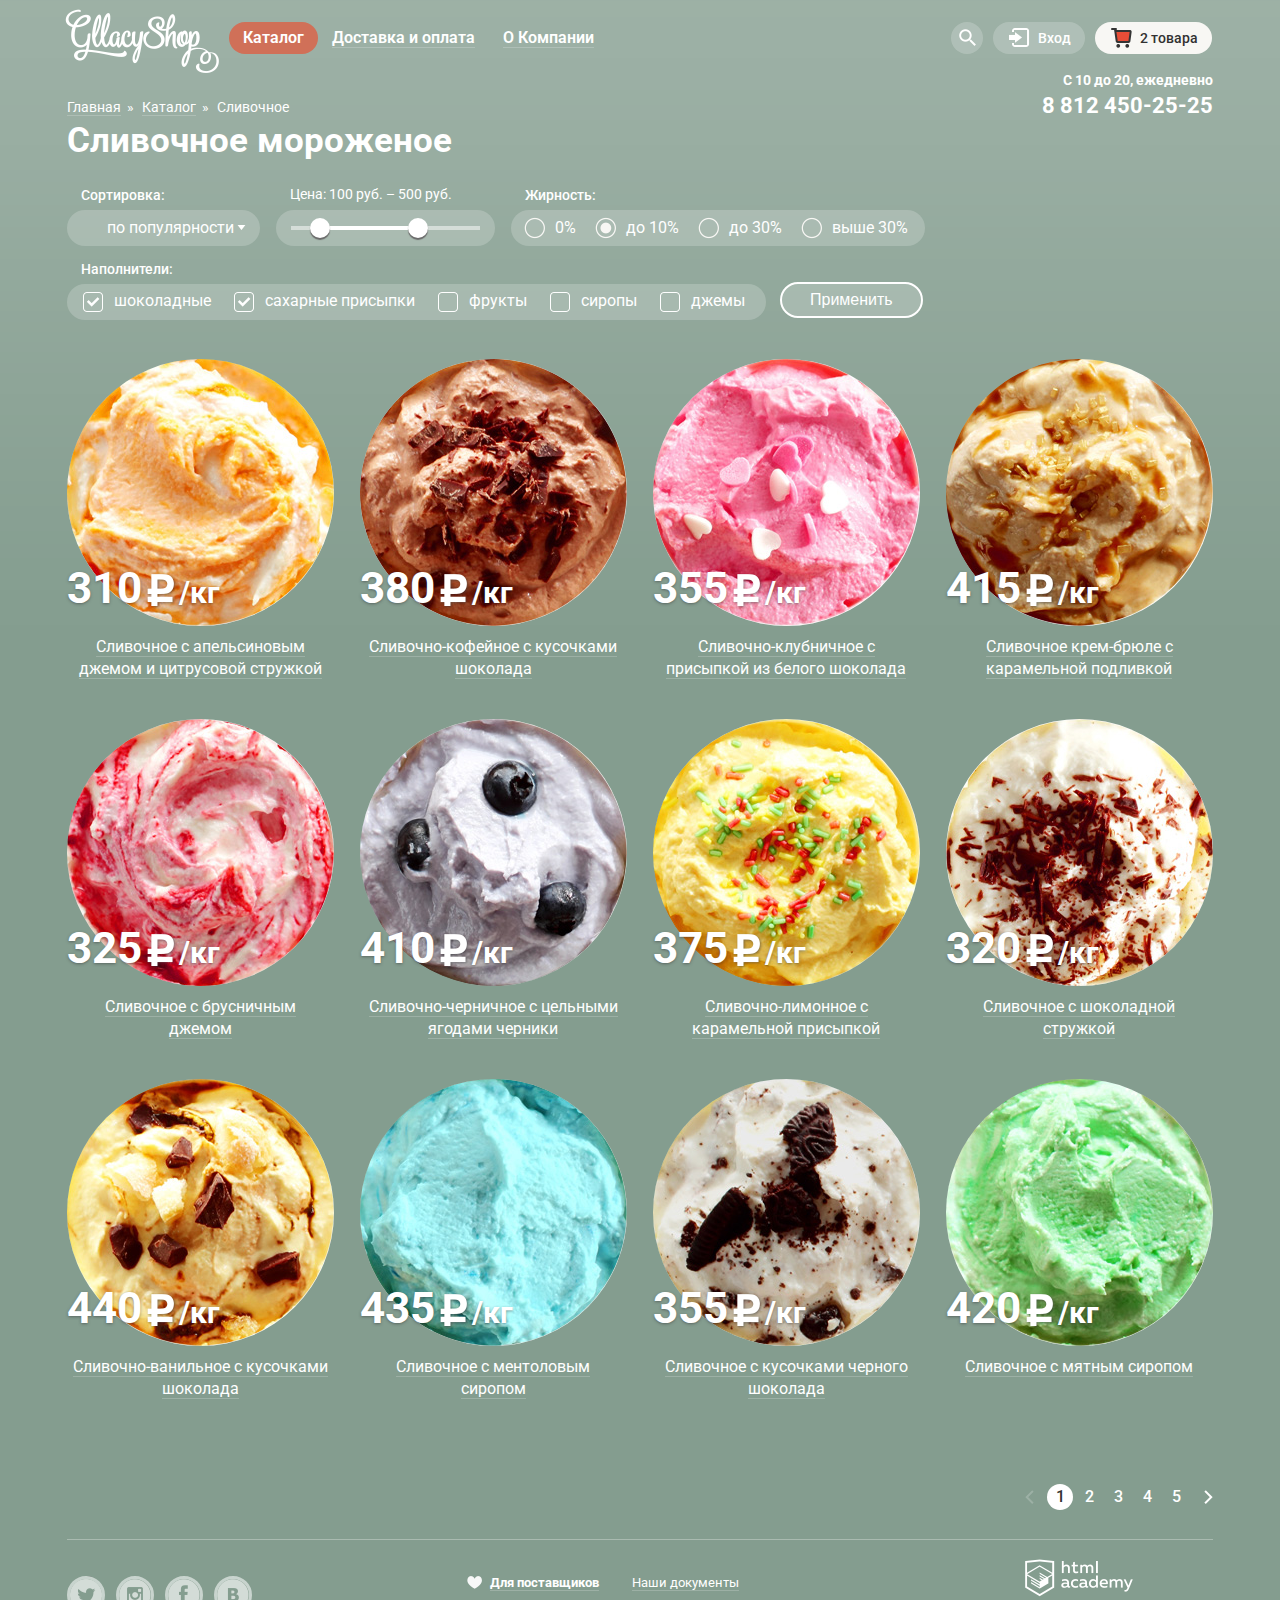
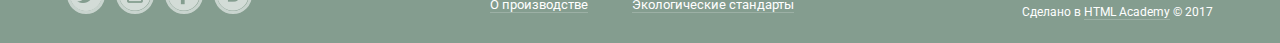
<file: catalog.html>
﻿<!DOCTYPE html>
<html lang="ru">
	<head>
		<meta charset="utf-8">
		<title>Сливочное мороженое</title>
		<link href="https://fonts.googleapis.com/css?family=Roboto:400,500,700&amp;subset=cyrillic" rel="stylesheet">
		<link href="css/normalize.css" rel="stylesheet">
		<link href="css/style.min.css" rel="stylesheet">
	</head>
	<body>
		<div class="site-wrapper">
			<div class="content-wrapper">
				<header class="main-header container clearfix">
					<nav class="main-nav">
						<a class="header-logo" href="index.html"><img src="img/logo-gllacy.png" width="154" height="64" alt="Gllacy Shop"></a>
						<ul class="nav-list">
							<li class="nav-item current">
								<a class="nav-link" href="#">Каталог</a>
								<ul class="dropdown-list">
									<li class="dropdown-item">
										<a class="dropdown-link" href="#">Новинки</a>
									</li>
									<li class="dropdown-item current">
										<a class="dropdown-link">Сливочное</a>
									</li>
									<li class="dropdown-item">
										<a class="dropdown-link" href="#">Щербеты</a>
									</li>
									<li class="dropdown-item">
										<a class="dropdown-link" href="#">Фруктовый лед</a>
									</li>
									<li class="dropdown-item">
										<a class="dropdown-link" href="#">Мелорин</a>
									</li>
								</ul>
							</li>
							<li class="nav-item">
								<a class="nav-link" href="#">Доставка и оплата</a>
							</li>
							<li class="nav-item">
								<a class="nav-link" href="#">О Компании</a>
							</li>
						</ul>
					</nav>
					<div class="user-block">
						<div class="user-item user-search">
							<a class="view-hidden" href="#">Поиск</a>
							<div class="hidden-block">
								<form class="hidden-form" action="https://echo.htmlacademy.ru" method="get">
									<input class="hidden-input" type="text" name="search-text" value="" placeholder="Что ищем?">
								</form>
							</div>
						</div>
						<div class="user-item user-login">
							<a class="view-hidden" href="#">Вход</a>
							<div class="hidden-block clearfix">
								<form class="hidden-form" action="https://echo.htmlacademy.ru" method="post">
									<input class="hidden-input" type="email" name="login-email" value="" placeholder="Электронная почта">
									<input class="hidden-input" type="password" name="login-pass" value="" placeholder="Пароль">
									<button class="btn" type="submit">Войти</button>
									<div class="hidden-links">
										<a class="hidden-link link-dark" href="#">Забыли пароль?</a>
										<a class="hidden-link link-dark" href="#">Новая регистрация</a>
									</div>
								</form>
							</div>
						</div>
						<div class="user-item user-cart cart-full">
							<a class="view-hidden" href="#">2 товара</a>
								<div class="hidden-block clearfix">
									<table class="hidden-table">
										<tr class="table-item">
											<td>
												<button class="btn-delete" type="button">Удалить</button>
											</td>
											<td>
												<img class="table-image" src="img/preview/orange-jam.jpg" width="33" height="33" alt="HTML Academy">
											</td>
											<td>
												<p class="table-name">Пломбир с апельсиновым джемом</p>
											</td>
											<td>
												<p class="table-count">1,5 кг x <span class="price-per-unit">200 руб.</span></p>
											</td>
											<td>
												<p class="table-price">300 руб.</p>
											</td>
										</tr>
										<tr class="table-item">
											<td>
												<button class="btn-delete" type="button">Удалить</button>
											</td>
											<td>
												<img class="table-image" src="img/preview/strawberry.jpg" width="33" height="33" alt="HTML Academy">
											</td>
											<td>
												<p class="table-name">Клубничный пломбир с присыпкой из белого шоколада</p>
											</td>
											<td>
												<p class="table-count">1,5 кг x <span class="price-per-unit">300 руб.</span></p>
											</td>
											<td>
												<p class="table-price">450 руб.</p>
											</td>
										</tr>
									</table>
									<p class="summary">Итого: 750 руб.</p>
									<a class="btn" href="#">Оформить заказ</a>
								</div>
						</div>
					</div>
					<div class="breadcrumbs">
						<ul class="breadcrumbs-list">
							<li class="breadcrumbs-item">
								<a class="breadcrumbs-link link-light" href="index.html">Главная</a>
							</li>
							<li class="breadcrumbs-item">
								<a class="breadcrumbs-link link-light" href="#">Каталог</a>
							</li>
							<li class="breadcrumbs-item current">
								<a class="breadcrumbs-link">Сливочное</a>
							</li>
						</ul>
					</div>
					<div class="info">
						<span class="time">С 10 до 20, ежедневно</span><br>
						<a class="phone" href="tel:+78124502525">8 812 450-25-25</a>
					</div>
				</header>
				<main class="container">
					<div class="page-title">
						<h1 class="title-text">Сливочное мороженое</h1>
					</div>
					<form class="catalog-filters" action="https://echo.htmlacademy.ru" method="get">
						<fieldset class="filter-group sort">
							<legend class="filter-name">Сортировка:</legend>
							<div class="filter-sort">
								<select name="sort">
									<option value="popular">по популярности</option>
									<option value="price-increase">сначала недорогие</option>
									<option value="price-decrease">сначала дорогие</option>
									<option value="fat-content">по жирности</option>
								</select>
							</div>
						</fieldset>
						<fieldset class="filter-group range">
							<span class="price-controls">Цена: 100 руб. – 500 руб.</span>
							<div class="range-controls">
								<div class="scale">
									<div class="bar"></div>
								</div>
								<div class="toggle toggle-min"></div>
								<div class="toggle toggle-max"></div>
							</div>
						</fieldset>
						<fieldset class="filter-group radio">
							<legend class="filter-name">Жирность:</legend>
							<ul class="filter-list">
								<li class="filter-item">
									<input id="0" type="radio" name="fat-content" value="0" hidden>
									<label for="0">0%</label>
								</li>
								<li class="filter-item">
									<input id="less-10" type="radio" name="fat-content" value="less-10" checked hidden>
									<label for="less-10">до 10%</label>
								</li>
								<li class="filter-item">
									<input id="less-30" type="radio" name="fat-content" value="less-30" hidden>
									<label for="less-30">до 30%</label>
								</li>
								<li class="filter-item">
									<input id="30-more" type="radio" name="fat-content" value="30-more" hidden>
									<label for="30-more">выше 30%</label>
								</li>
							</ul>
						</fieldset>
						<fieldset class="filter-group checkbox">
							<legend class="filter-name">Наполнители:</legend>
							<ul class="filter-list">
								<li class="filter-item">
									<input id="chocolate" type="checkbox" name="fillers" value="chocolate" checked hidden>
									<label for="chocolate">шоколадные</label>
								</li>
								<li class="filter-item">
									<input id="sugar-topping" type="checkbox" name="fillers" value="sugar-topping" checked hidden>
									<label for="sugar-topping">сахарные присыпки</label>
								</li>
								<li class="filter-item">
									<input id="fruits" type="checkbox" name="fillers" value="fruits" hidden>
									<label for="fruits">фрукты</label>
								</li>
								<li class="filter-item">
									<input id="syrups" type="checkbox" name="fillers" value="syrups" hidden>
									<label for="syrups">сиропы</label>
								</li>
								<li class="filter-item">
									<input id="jams" type="checkbox" name="fillers" value="jams" hidden>
									<label for="jams">джемы</label>
								</li>
							</ul>
						</fieldset>
						<button class="btn-filters-accept" type="submit">Применить</button>
					</form>
					<section class="catalog-items">
						<article class="item">
							<figure class="item-figure">
								<img class="item-image" src="img/products/orange-jam.jpg" width="267" height="267" alt="Сливочное с апельсиновым джемом и цитрусовой стружкой">
								<span class="item-price">310 <span class="rouble-kg">/кг</span></span>
							</figure>
							<h2 class="item-name"><a class="item-link link-light" href="#">Сливочное с апельсиновым джемом и цитрусовой стружкой</a></h2>
							<div class="btn-container"><a class="btn" href="#">Быстрый просмотр</a></div>
						</article>
						<article class="item">
							<figure class="item-figure">
								<img class="item-image" src="img/products/coffee-with-chocolate.jpg" width="267" height="267" alt="Сливочно-кофейное с кусочками шоколада">
								<span class="item-price">380 <span class="rouble-kg">/кг</span></span>
							</figure>
							<h2 class="item-name"><a class="item-link link-light" href="#">Сливочно-кофейное с кусочками шоколада</a></h2>
							<div class="btn-container"><a class="btn" href="#">Быстрый просмотр</a></div>
						</article>
						<article class="item">
							<figure class="item-figure">
								<img class="item-image" src="img/products/strawberry.jpg" width="267" height="267" alt="Сливочно-клубничное с присыпкой из белого шоколада">
								<span class="item-price">355 <span class="rouble-kg">/кг</span></span>
							</figure>
							<h2 class="item-name"><a class="item-link link-light" href="#">Сливочно-клубничное с присыпкой из белого шоколада</a></h2>
							<div class="btn-container"><a class="btn" href="#">Быстрый просмотр</a></div>
						</article>
						<article class="item">
							<figure class="item-figure">
								<img class="item-image" src="img/products/creme-brulee.jpg" width="267" height="267" alt="Сливочное крем-брюле с карамельной подливкой">
								<span class="item-price">415 <span class="rouble-kg">/кг</span></span>
							</figure>
							<h2 class="item-name"><a class="item-link link-light" href="#">Сливочное крем-брюле с карамельной подливкой</a></h2>
							<div class="btn-container"><a class="btn" href="#">Быстрый просмотр</a></div>
						</article>
						<article class="item">
							<figure class="item-figure">
								<img class="item-image" src="img/products/cowberry-jam.jpg" width="267" height="267" alt="Сливочное с брусничным джемом">
								<span class="item-price">325 <span class="rouble-kg">/кг</span></span>
							</figure>
							<h2 class="item-name"><a class="item-link link-light" href="#">Сливочное с брусничным джемом</a></h2>
							<div class="btn-container"><a class="btn" href="#">Быстрый просмотр</a></div>
						</article>
						<article class="item">
							<figure class="item-figure">
								<img class="item-image" src="img/products/bilberry.jpg" width="267" height="267" alt="Сливочно-черничное с цельными ягодами черники">
								<span class="item-price">410 <span class="rouble-kg">/кг</span></span>
							</figure>
							<h2 class="item-name"><a class="item-link link-light" href="#">Сливочно-черничное с цельными ягодами черники</a></h2>
							<div class="btn-container"><a class="btn" href="#">Быстрый просмотр</a></div>
						</article>
						<article class="item">
							<figure class="item-figure">
								<img class="item-image" src="img/products/lemon.jpg" width="267" height="267" alt="Сливочно-лимонное с карамельной присыпкой">
								<span class="item-price">375 <span class="rouble-kg">/кг</span></span>
							</figure>
							<h2 class="item-name"><a class="item-link link-light" href="#">Сливочно-лимонное с карамельной присыпкой</a></h2>
							<div class="btn-container"><a class="btn" href="#">Быстрый просмотр</a></div>
						</article>
						<article class="item">
							<figure class="item-figure">
								<img class="item-image" src="img/products/chocolate-shavings.jpg" width="267" height="267" alt="Сливочное с шоколадной стружкой">
								<span class="item-price">320 <span class="rouble-kg">/кг</span></span>
							</figure>
							<h2 class="item-name"><a class="item-link link-light" href="#">Сливочное с шоколадной стружкой</a></h2>
							<div class="btn-container"><a class="btn" href="#">Быстрый просмотр</a></div>
						</article>
						<article class="item">
							<figure class="item-figure">
								<img class="item-image" src="img/products/vanille-with-chocolate.jpg" width="267" height="267" alt="Сливочно-ванильное с кусочками шоколада">
								<span class="item-price">440 <span class="rouble-kg">/кг</span></span>
							</figure>
							<h2 class="item-name"><a class="item-link link-light" href="#">Сливочно-ванильное с кусочками шоколада</a></h2>
							<div class="btn-container"><a class="btn" href="#">Быстрый просмотр</a></div>
						</article>
						<article class="item">
							<figure class="item-figure">
								<img class="item-image" src="img/products/menthol-syrup.jpg" width="267" height="267" alt="Сливочное с ментоловым сиропом">
								<span class="item-price">435 <span class="rouble-kg">/кг</span></span>
							</figure>
							<h2 class="item-name"><a class="item-link link-light" href="#">Сливочное с ментоловым сиропом</a></h2>
							<div class="btn-container"><a class="btn" href="#">Быстрый просмотр</a></div>
						</article>
						<article class="item">
							<figure class="item-figure">
								<img class="item-image" src="img/products/black-chocolate.jpg" width="267" height="267" alt="Сливочное с кусочками черного шоколада">
								<span class="item-price">355 <span class="rouble-kg">/кг</span></span>
							</figure>
							<h2 class="item-name"><a class="item-link link-light" href="#">Сливочное с кусочками черного шоколада</a></h2>
							<div class="btn-container"><a class="btn" href="#">Быстрый просмотр</a></div>
						</article>
						<article class="item">
							<figure class="item-figure">
								<img class="item-image" src="img/products/mint-syrup.jpg" width="267" height="267" alt="Сливочное с мятным сиропом">
								<span class="item-price">420 <span class="rouble-kg">/кг</span></span>
							</figure>
							<h2 class="item-name"><a class="item-link link-light" href="#">Сливочное с мятным сиропом</a></h2>
							<div class="btn-container"><a class="btn" href="#">Быстрый просмотр</a></div>
						</article>
					</section>
					<div class="pagination clearfix">
						<ul class="pagination-list">
							<li class="pagination-item pagination-prev current">
								<a class="pagination-link ">Назад</a>
							</li>
							<li class="pagination-item current">
								<a class="pagination-link">1</a>
							</li>
							<li class="pagination-item">
								<a class="pagination-link" href="#">2</a>
							</li>
							<li class="pagination-item">
								<a class="pagination-link" href="#">3</a>
							</li>
							<li class="pagination-item">
								<a class="pagination-link" href="#">4</a>
							</li>
							<li class="pagination-item">
								<a class="pagination-link" href="#">5</a>
							</li>
							<li class="pagination-item pagination-next">
								<a class="pagination-link " href="#">Вперед</a>
							</li>
						</ul>
					</div>
				</main>
				<footer class="main-footer container clearfix">
					<div class="footer-socials">
						<a class="social-btn social-btn-twitter" href="#">Твиттер</a>
						<a class="social-btn social-btn-instagram" href="#">Инстаграм</a>
						<a class="social-btn social-btn-fb" href="#">Фейсбук</a>
						<a class="social-btn social-btn-vk" href="#">Вконтакте</a>
					</div>
					<div class="footer-links">
						<ul class="links-list">
							<li class="links-item">
								<a class="footer-link footer-special-link link-light" href="#">Для поставщиков</a>
							</li>
							<li class="links-item">
								<a class="footer-link link-light" href="#">Наши документы</a>
							</li>
							<li class="links-item">
								<a class="footer-link link-light" href="#">О производстве</a>
							</li>
							<li class="links-item">
								<a class="footer-link link-light" href="#">Экологические стандарты</a>
							</li>
						</ul>
					</div>
					<div class="footer-copyright">
						<img class="copyright-logo" src="img/logo-academy.png" width="108" height="38" alt="HTML Academy">
						<p class="copyright-text">Сделано в <a class="copyright-link link-light" href="#">HTML Academy</a> © 2017</p>
					</div>
				</footer>
			</div>
		</div>
	</body>
</html>
</file>
<file: css/style.min.css>
*,::after,::before{box-sizing:border-box}body,html{margin:0 auto}body{font-family:Roboto,Arial,sans-serif;font-weight:500;font-size:16px;line-height:22px;color:#fff;background-color:#849d8f}body>input[type=radio]{display:none}.content-wrapper,.site-wrapper{min-width:900px;margin-left:auto;margin-right:auto}.site-wrapper{background:url(../img/backlight.png) top center repeat-x;transition:background-image .5s ease,background-color .5s ease}.content-wrapper{max-width:1200px}.container{padding:0 2.25%}.site-wrapper::after,.site-wrapper::before{content:"";visibility:hidden}.site-wrapper::before{background-image:url(../img/slider-2.png)}.site-wrapper::after{background-image:url(../img/slider-3.png)}.clearfix::after{content:"";display:table;clear:both}.link-light:hover{color:#ffbc9e;border-bottom:1px solid rgba(255,188,158,.3)}.hidden-link.link-dark:hover{color:#e84d37;border-bottom:1px solid rgba(232,77,55,.3)}.blog-link.link-dark:hover{color:#e84d37}.main-header{color:#fff}.main-nav{float:left;min-width:560px;margin-bottom:35px}.header-logo{float:left;width:154px;height:64px;padding-top:9px;margin-right:10px;margin-left:-2px}.nav-list{margin:0;padding:22px 0 0;font-size:0;list-style:none}.nav-item{position:relative;display:inline-block;vertical-align:top;padding:7px 14px;font-weight:600;font-size:16px;line-height:18px;cursor:pointer}.nav-link{color:#fff;text-align:center;text-decoration:none;border-bottom:1px solid rgba(255,255,255,.2)}.nav-item.current{background-color:#d07058;border-radius:16px}.nav-item.current .nav-link{border-bottom:none}.nav-item:active,.nav-item:hover{border-radius:16px;background-color:#f7f6f3}.nav-item:hover .nav-link{color:#333}.nav-item:active{color:#333;background-color:#ededed;box-shadow:inset 0 2px 1px 0 #696969}.dropdown-list{position:absolute;left:-5px;z-index:1;display:none;margin:13px 0 0;padding:5px 0;width:143px;color:#333;list-style:none;border-radius:5px;background-color:#f8f7f4;box-shadow:0 20px 20px 0 rgba(0,0,0,.4)}.dropdown-list::before{content:"";display:block;position:absolute;bottom:100%;left:0;width:100%;height:6px}.dropdown-item{font-weight:400;font-size:14px;line-height:16px}.dropdown-item:first-child{margin-bottom:5px;font-weight:600}.dropdown-item:first-child::after{content:"";display:block;width:128px;height:1px;margin:4px 9px 4px 6px;background-color:rgba(53,53,53,.2)}.dropdown-link{display:block;padding:7px 20px;color:#333;text-decoration:none}.dropdown-link:hover{background-color:#fbded7}.dropdown-link:active{background-color:#f6b5a5}.nav-item:hover .dropdown-list{display:block}.dropdown-item.current .dropdown-link{background-color:#d07058}.user-block{float:right;min-width:267px;margin-top:22px;margin-bottom:45px;font-size:0}.user-item{position:relative;display:inline-block;vertical-align:top}.user-item .view-hidden{position:relative;display:block;margin:0 5px;padding:8px 0;font-weight:500;font-size:14px;line-height:16px;color:#fff;text-decoration:none;background-color:rgba(255,255,255,.2);border-radius:16px}.user-item::after{content:"";position:absolute;bottom:8px;left:13px;width:17px;height:17px;background:url(../img/sprite.png) no-repeat}.user-login::after{left:21px;bottom:7px;width:21px;height:19px;background-position:0 -100px}.user-cart.cart-empty::after,.user-cart.cart-full::after{left:21px;bottom:6px;width:21px;height:20px;background-position:0 -200px}.user-cart.cart-full::after{background-position:0 -300px}.user-item:last-child .view-hidden{margin-right:0}.user-cart.cart-full .view-hidden,.user-item:hover .view-hidden{color:#323232;background-color:#f8f7f4}.user-search:hover::after{background-position:0 -50px}.user-login:hover::after{background-position:0 -150px}.user-cart.cart-empty:hover::after{background-position:0 -250px}.user-search .view-hidden{padding-left:16px;padding-right:16px;text-indent:-9999px;background-position:0 0}.user-login .view-hidden{width:92px;padding-left:45px}.user-cart .view-hidden{width:117px;padding-left:45px}.user-item .hidden-block::before{content:"";display:block;position:absolute;bottom:100%;left:0;width:100%;height:5px}.user-item .hidden-block,.user-item .hidden-input{font-weight:400;font-size:14px;line-height:24px;color:#323232}.user-item .hidden-block{position:absolute;right:2px;z-index:1;display:none;margin:5px 0 0;box-shadow:0 20px 20px 0 rgba(0,0,0,.4);padding:20px 17px 18px 19px;background-color:#f8f7f4;border-radius:6px}.user-item .hidden-input{padding:9px 13px;font-family:Roboto,Arial,sans-serif;background-color:#fff;border-radius:5px;border:1px solid #d3d3d2}.user-item:last-child .hidden-block{right:0}.user-search .hidden-input{width:309px}.user-login .hidden-input{width:241px;margin-bottom:20px}.user-login .hidden-links{float:right;width:120px}.user-login .hidden-link{margin:0;padding:0;font-weight:400;font-size:13px;line-height:24px;color:#323232;text-decoration:none;border-bottom:1px solid rgba(50,50,50,.3)}.user-cart .empty-msg{width:250px;margin:0;padding:0}.cart-full .hidden-block{width:540px;padding:19px 11px 13px 16px}.cart-full .hidden-table{padding-bottom:10px;border-bottom:1px solid #cacac7}.cart-full .table-item{position:relative;width:100%}.table-count,.table-name,.table-price{margin:-3px 0 0;padding:0;font-weight:400;font-size:13px;line-height:16px;color:#323232}.cart-full .btn-delete{position:absolute;margin:-9px 0 0;padding:0 0 0 11px;font-size:10px;line-height:11px;text-indent:-9999px;background:url(../img/sprite.png) 0 -950px no-repeat;border:none}.cart-full .table-image{margin-top:2px;margin-bottom:5px;margin-left:20px;border-radius:50%}.cart-full .table-name{height:50px;padding-top:16px;padding-left:9px;width:240px}.cart-full .table-count{padding-left:12px;width:110px}.cart-full .price-per-unit{color:#999}.cart-full .table-price{padding-left:21px;width:86px}.cart-full .summary{display:block;width:100%;margin:14px 0 0;padding:0;font-weight:700;font-size:15px;line-height:18px;color:#323232;text-align:right}.cart-full .btn{float:right;margin-top:14px;padding:10px 15px}.user-item:hover .hidden-block{display:block}.breadcrumbs{float:left;width:48.9%;margin-right:10%}.breadcrumbs-list{margin:0;padding:0;font-size:0;list-style:none}.breadcrumbs-item{position:relative;display:inline-block;vertical-align:bottom;padding-right:21px}.breadcrumbs-item::after,.breadcrumbs-link{font-weight:400;font-size:14px;line-height:16px;color:#fff}.breadcrumbs-link{text-decoration:none;border-bottom:1px solid rgba(255,255,255,.2)}.breadcrumbs-item::after{position:absolute;top:0;right:8px;content:"»"}.breadcrumbs-item:last-child::after{display:none}.current .breadcrumbs-link{border-bottom:none}.info{float:right;width:23.3%;margin-left:10%;margin-top:-27px}.info .time{float:right;font-weight:700;font-size:14px;line-height:16px;color:#fff}.btn,.btn-large,.info .phone{font-weight:700;text-decoration:none}.info .phone{float:right;font-size:22px;line-height:24px;color:#fff}.info .phone:hover{color:#ffbc9e}.btn,.btn-large{display:inline-block;vertical-align:top;margin:0;text-align:center;border:none;cursor:pointer}.btn{background:linear-gradient(0deg,#e74a35,#f26843);padding:10px 22px;font-size:18px;line-height:24px;color:#fefefe;border-radius:23px;box-shadow:0 2px 2px 0 rgba(172,16,0,.64)}.btn:hover{background:linear-gradient(to bottom,#f58669 0%,#ec6f5e 100%);box-shadow:0 2px 2px #ac1000}.btn:active{background:linear-gradient(to bottom,#d84732 0%,#e1613e 100%);box-shadow:inset 0 2px 2px #942718}.btn-large{padding:10px 42px;font-size:32px;line-height:44px;color:#fff;text-shadow:0 2px 5px rgba(160,32,11,.76);background:linear-gradient(to bottom,#f26843 0%,#e74a35 100%);border-radius:100px;box-shadow:0 2px 2px rgba(172,16,0,.64)}.btn-large:hover{background:linear-gradient(to bottom,#f58669 0%,#ec6f5e 100%);box-shadow:0 2px 2px #ac1000}.btn-large:active{background:linear-gradient(to bottom,#d84732 0%,#e1613e 100%);box-shadow:inset 0 2px 2px #ac1000}.catalog-items,.hits{font-size:0}.item{position:relative;width:23.3%;display:inline-block;vertical-align:top;margin-right:2.26%;margin-bottom:42px;font-size:16px}.item>.btn-container{position:absolute;display:none;margin:0 auto}.item.hit::after{content:"";position:absolute;top:0;left:0;width:61px;height:61px;background:url(../img/sprite.png) 0 -350px no-repeat}.item:hover{z-index:1}.item:hover::before{content:"";position:absolute;width:110%;max-height:405px;height:132%;top:-8px;left:-5%;background:rgba(255,255,255,.3);border-radius:5px;box-shadow:0 20px 40px 0 rgba(0,0,0,.4)}.item:hover>.btn-container{display:block;margin:0 auto;top:107%;width:100%}.btn-container .btn{display:block;width:200px;margin:0 auto;padding:10px 15px}.item-figure{position:relative;margin:0;padding:0}.item-image{width:100%;height:auto;border-radius:50%}.item-price{position:absolute;bottom:21px;left:0;margin:0;padding:0;font-weight:700;font-size:44px;line-height:45px;color:#fff;text-shadow:0 1px 3px rgba(49,50,53,.5)}.item-price .rouble-kg{position:relative;padding-left:26px;font-size:30px;line-height:32px}.rouble-kg::before{content:"";position:absolute;width:31px;height:36px;top:-2px;left:-7px;background:url(../img/sprite.png) 0 -1000px no-repeat}.item-name{position:relative;z-index:5;margin:0;padding:1px 6px 0;text-align:center}.item-link{font-weight:400;font-size:16px;line-height:17px;color:#fff;text-decoration:none;border-bottom:1px solid rgba(255,255,255,.2)}.item:hover .item-link{border-bottom:none}.item:nth-child(4n+4){margin-right:0}.main-footer{display:flex;min-height:84px;margin-top:19px}.footer-socials{width:200px;float:left;padding-top:25px;font-size:0}.social-btn{margin:0 11px 0 0;padding:16px;background:url(../img/sprite.png) no-repeat;border-radius:50%;border:3px solid rgba(255,255,255,.7);opacity:.8}.social-btn-twitter{background-position:0 -650px}.social-btn-instagram{background-position:0 -700px}.social-btn-fb{background-position:0 -750px}.social-btn-vk{background-position:0 -800px}.social-btn:hover{opacity:1}.social-btn:active{opacity:1;box-shadow:inset 0 2px 1px 0 #888}.footer-links{float:left;width:350px;margin:0 auto}.links-list{margin:0;padding:12px 0 0}.links-item{position:relative;display:inline-block;vertical-align:top;width:163px;margin:0;padding:0}.links-item:nth-child(2n+1){padding-left:25px}.footer-link{font-weight:400;font-size:13px;line-height:18px;color:#fff;text-decoration:none;border-bottom:1px solid rgba(255,255,255,.2)}.footer-special-link{font-weight:700}.footer-special-link::before{position:absolute;top:5px;left:2px;content:"";width:15px;height:13px;background:url(../img/sprite.png) 0 -850px no-repeat}.footer-copyright{width:200px;float:right;margin:0;padding:0}.copyright-logo{padding-left:12px;width:120px}.copyright-link,.copyright-text{font-weight:400;font-size:12px;line-height:18px;color:#fff}.copyright-text{margin:0;padding:0;text-align:right}.copyright-link{text-decoration:none;border-bottom:1px solid rgba(255,255,255,.2)}.slider{position:relative;width:100%;min-height:450px;margin-left:auto;margin-right:auto;margin-bottom:41px;padding-top:275px;text-align:center;color:#fff}.filter-group input[type=checkbox],.filter-group input[type=radio],.slide{display:none}.slide-text{width:700px;margin:0 auto 30px;font-weight:700;font-size:60px;line-height:60px}.slider-controls{position:absolute;bottom:22px;left:0;z-index:1;font-size:0}.slider-controls label{display:inline-block;vertical-align:top;width:21px;height:21px;margin-right:8px;background-color:transparent;border:2px solid #fff;border-radius:50%;cursor:pointer}.slider-controls label:hover{background-color:rgba(255,255,255,.4)}#btn-1:checked~.site-wrapper #slide-1,#btn-2:checked~.site-wrapper #slide-2,#btn-3:checked~.site-wrapper #slide-3{display:block}#btn-1:checked~.site-wrapper{background-color:#849d8f;background-image:url(../img/slider-1.png);background-repeat:no-repeat}#btn-2:checked~.site-wrapper{background-color:#8996a6;background-image:url(../img/slider-2.png);background-repeat:no-repeat}#btn-3:checked~.site-wrapper{background-color:#9d8b84;background-image:url(../img/slider-3.png);background-repeat:no-repeat}#btn-1:checked~.site-wrapper label[for=btn-1],#btn-2:checked~.site-wrapper label[for=btn-2],#btn-3:checked~.site-wrapper label[for=btn-3]{background-color:#fff}.offers{margin-bottom:40px}.offers .offers-banner{position:relative;width:48.9%;min-height:229px;padding:15px 19px;border-radius:15px}.offers-banner .banner-lead{margin:0 0 15px;font-weight:700;font-size:35px;line-height:41px}.offers-banner .banner-text{margin:0 0 70px;font-weight:700;font-size:18px;line-height:22px}.offers-banner .btn{position:absolute;right:21px;bottom:24px;padding:11px 24px}.offers .raspberries{float:left;color:#fff;background:#c2273c url(../img/background-raspberries.jpg) -51px -95px}.offers .chocolate{float:right;color:#fff;background:#4a2a1b url(../img/background-chocolate.jpg) -218px -105px}.features{width:100%;margin-bottom:39px;padding:17px 20px 13px;color:#323232;background-color:#ebdec0;background-image:url(../img/pattern-waffle.jpg);background-repeat:repeat;border-radius:15px}.features-title{margin:0 0 10px;padding-top:7px;font-weight:500;font-size:24px;line-height:30px}.features-list{margin:0;padding:0;font-size:0;list-style:none}.features-item{position:relative;display:inline-block;vertical-align:top;width:49%;margin:0 2% 0 0;padding:2px 0 6px 56px}.features-item:nth-child(2n){margin-right:0;padding-left:59px;padding-right:3px}.features-text{margin:0;padding-top:10px;padding-bottom:5px;font-weight:400;font-size:16px;line-height:22px}.features-item::after{content:"";position:absolute;top:0;left:0;width:49px;height:49px;background:#ff0;background:url(../img/sprite.png) no-repeat}.features-item:nth-child(2n)::after{left:2px}.features-item.ice::after{background-position:0 -450px}.features-item.cow::after{background-position:0 -500px}.features-item.leaf::after{background-position:0 -550px}.features-item.thermometer::after{background-position:0 -600px}.main-row{margin-bottom:40px}.blog{float:left;width:48.9%;min-height:220px;margin:0;padding:23px 19px;color:#323232;background:#fff url(../img/background-strawberry.jpg) 116% -39px no-repeat;border-radius:15px}.blog-title{margin:0 0 4px;padding:0;font-weight:500;font-size:16px;line-height:22px;color:#323232}.blog-text{width:300px;display:block;margin:0;padding:0}.blog-link{font-weight:700;font-size:24px;line-height:30px;color:#323232;text-decoration:underline;background:rgba(255,255,255,.8)}.subscription{float:right;width:48.9%;min-height:220px;margin:0;padding:5px;color:#5a5a5a;background:#f8f7f4 url(../img/pattern-mail.png);border-radius:15px}.subscription-content{display:flex;flex-wrap:wrap;min-height:210px;position:relative;padding:29px 22px;background-color:#fff;border-radius:15px}.subscription-title{margin:0;width:100%;min-height:99px;font-weight:400;font-size:16px;line-height:22px}.subscription-form{display:flex;width:100%;margin-top:auto;margin-bottom:6px}.subscription-input{flex-grow:1;width:100%;min-width:229px;max-width:368px;margin:0 10px 0 0;padding:9px 13px;font-family:Roboto,Arial,sans-serif;font-weight:400;font-size:16px;line-height:24px;color:#999;background-color:#fff;border-radius:5px;border:1px solid rgba(178,178,178,.52)}.subscription .btn{display:flex;min-width:129px;padding:10px 16px}.map-interactive{position:absolute;z-index:1;left:0;width:100%;min-width:900px;height:428px;background:#f7f1d9 url(../img/map-pinned.png) 50% 50% no-repeat}.feedback{position:relative;z-index:5;width:302px;float:right;min-height:305px;margin:62px 0;padding:29px 25px;color:#323232;background-color:#fefefe;border-radius:15px}.feedback-text{margin:0 0 18px;font-weight:400;font-size:14px;line-height:20px}.feedback-contacts,.feedback-contacts .phone{font-weight:700;font-size:18px;line-height:24px}.feedback-contacts{display:block;margin-top:2px;margin-bottom:3px}.feedback-contacts .phone{color:#323232;text-decoration:none}.feedback-contacts .phone:hover{color:#e84d37}.feedback .btn{width:252px;margin-top:6px}@keyframes fadeIn{0%{transform:scale(.3);opacity:0}60%{transform:scale(1.02)}80%{transform:scale(.98);opacity:1}to{transform:scale(1);opacity:1}}.modal-overlay{display:none;width:100%;height:100%;position:fixed;top:0;left:0;z-index:10;background-color:rgba(0,0,0,.3)}.modal-content{display:none;position:fixed;z-index:100;top:50%;margin-top:-221px;left:50%;margin-left:-237px;width:477px;min-height:442px;padding:16px 24px;background-color:#f8f7f4;border-radius:8px}.modal-title{margin:0;padding:0;font-weight:500;font-size:24px;line-height:28px;color:#323232}.btn-close{position:absolute;top:15px;right:15px;margin:0;padding:0 0 0 18px;text-indent:-9999px;background:url(../img/sprite.png) 0 -900px no-repeat;border:none}.modal-input{display:block;width:267px;padding:9px 13px;margin-top:20px;font-family:Roboto,Arial,sans-serif;font-weight:400;font-size:16px;line-height:24px;color:#323232;background-color:#fff;border-radius:5px;border:1px solid #d3d3d2}.modal-comment{width:429px;height:154px;padding:7px 13px;resize:none}.modal-feedback .btn{float:right;margin-top:25px}.modal-content-show{display:block;animation-name:fadeIn;animation-duration:.5s;animation-timing-function:ease-in-out}.modal-overlay-show{display:block}.page-title{width:48.9%;padding:0;margin:0 0 28px}.title-text{margin:0;padding:0;font-weight:700;font-size:35px;line-height:35px;color:#fff}.catalog-filters{width:100%;margin-bottom:25px}.filter-group input[type=checkbox]+label,.filter-group input[type=radio]+label{cursor:pointer}.filter-group input[type=checkbox]+label::before,.filter-group input[type=radio]+label::before{content:"";display:inline-block;vertical-align:top;height:22px;width:21px;margin:0 10px 0 0;background:url(../img/sprite.png) no-repeat}.filter-group input[type=radio]+label::before{margin:-2px 10px 0 0}.filter-group input[type=checkbox]+label::before{background-position:0 -1250px}.filter-group input[type=checkbox]+label:hover::before{background-position:0 -1350px}.filter-group input[type=radio]+label::before{background-position:0 -1550px}.filter-group input[type=radio]+label:hover::before{background-position:0 -1650px}.filter-group input[type=checkbox]:checked+label::before{background-position:0 -1400px}.filter-group input[type=checkbox]:checked+label:hover::before{background-position:0 -1500px}.filter-group input[type=radio]:checked+label::before{background-position:0 -1700px}.filter-group input[type=radio]:checked+label:hover::before{background-position:0 -1800px}.filter-group input[type=checkbox]:disabled+label::before{background-position:0 -1300px}.filter-group input[type=radio]:disabled+label::before{background-position:0 -1600px}.filter-group input[type=checkbox]:checked:disabled+label::before{background-position:0 -1450px}.filter-group input[type=radio]:checked:disabled+label::before{background-position:0 -1750px}.filter-group{display:inline-block;vertical-align:top;margin:0 12px 14px 0;padding:0;font-size:0;border:none;background-color:transparent}.filter-group:nth-child(3){margin-right:0}.filter-group.checkbox{margin-right:10px}.filter-group.sort select{width:193px;padding-left:14px;height:36px;font-family:Roboto,Arial,sans-serif;font-weight:400;font-size:16px;line-height:16px;text-align:center;color:#fff;background:rgba(255,255,255,.2);border:none;border-radius:18px;cursor:pointer;appearance:none;-webkit-appearance:none;-moz-appearance:none}.sort select::-ms-expand{display:none}.filter-sort{position:relative}.filter-sort::after{content:"";position:absolute;width:9px;height:5px;top:15px;right:14px;background:url(../img/sprite.png) 0 -1850px no-repeat}.filter-sort select:hover{color:#323232;background:#fff}.filter-sort:hover::after{background:url(../img/sprite.png) 0 -1900px no-repeat}.sort select:focus{color:#323232;background:#fff}.filter-group.range{min-width:219px}.range-controls{position:relative;height:36px;padding-left:15px;padding-right:15px;padding-top:16px;background:rgba(255,255,255,.2);border-radius:18px}.range-controls .scale{height:4px;background:rgba(255,255,255,.5)}.range-controls .bar,.range-controls .toggle{position:absolute;left:41px;width:106px;height:4px;background:#fff}.range-controls .toggle{top:8px;left:0;width:20px;height:20px;border-radius:50%;box-shadow:0 2px 1px 0 #696969;cursor:pointer}.range-controls .toggle-min{left:34px}.range-controls .toggle-max{left:132px}.filter-name,.price-controls{padding-left:14px;font-size:14px;line-height:16px;color:#fff}.price-controls{margin:0;font-weight:400}.filter-name{padding-top:1px;padding-bottom:7px;font-weight:500}.filter-item,.filter-list{font-size:16px;line-height:18px}.filter-list{margin:0;background-color:rgba(255,255,255,.2);min-width:193px;border-radius:18px;list-style:none;font-weight:500}.radio .filter-list{padding:9px 17px 7px 13px}.checkbox .filter-list{padding:8px 21px 6px 16px}.filter-item{display:inline-block;vertical-align:bottom;font-weight:400;cursor:pointer}.filter-item,.radio .filter-item{padding-right:15px}.checkbox .filter-item{padding-right:19px}.filter-item:last-child{padding-right:0}.btn-filters-accept{display:inline-block;vertical-align:top;margin:22px 0 0;padding:7px 28px;font-weight:500;font-size:16px;line-height:18px;text-align:center;color:#fff;text-decoration:none;background:rgba(255,255,255,.2);border-radius:18px;border:2px solid #fff;cursor:pointer}.btn-filters-accept:active,.btn-filters-accept:hover{padding:9px 30px;color:#323232;background-color:#fff;border:none}.btn-filters-accept:active{background-color:#eaeaea;box-shadow:inset 0 2px 1px 0 #696969}.catalog-items{margin-bottom:45px}.pagination{width:100%;padding-bottom:29px;border-bottom:1px solid rgba(255,255,255,.3)}.pagination-list{float:right;margin:0 -10px 0 0;padding:0;font-size:0;list-style:none}.pagination-item{position:relative;display:inline-block;vertical-align:top;margin-right:3px;font-weight:500;font-size:16px;line-height:18px}.pagination-item:last-child{margin-left:5px;margin-right:0}.pagination-link{display:block;width:26px;padding:4px 3px;color:#fff;text-align:center;text-decoration:none}.pagination-item:hover .pagination-link{background:rgba(255,255,255,.2);border-radius:50%}.pagination-item.current .pagination-link,.pagination-item:active .pagination-link{color:#323232;background:#fff;border-radius:50%}.pagination-next.current .pagination-link,.pagination-prev.current .pagination-link{background-color:transparent}.pagination-next,.pagination-prev{text-indent:-9999px}.pagination-next .pagination-link::before,.pagination-prev .pagination-link::before{content:"";position:absolute;left:7px;top:6px;width:9px;height:14px;background:url(../img/sprite.png) 0 -1050px no-repeat}.pagination-prev .pagination-link::before{background-position:0 -1050px}.pagination-prev .pagination-link:active::before{background-position:0 -1150px}.pagination-next .pagination-link::before{background-position:0 -1100px}.pagination-next .pagination-link:active::before{background-position:0 -1200px}.pagination-next.current .pagination-link::before,.pagination-prev.current .pagination-link::before{opacity:.2}
</file>
